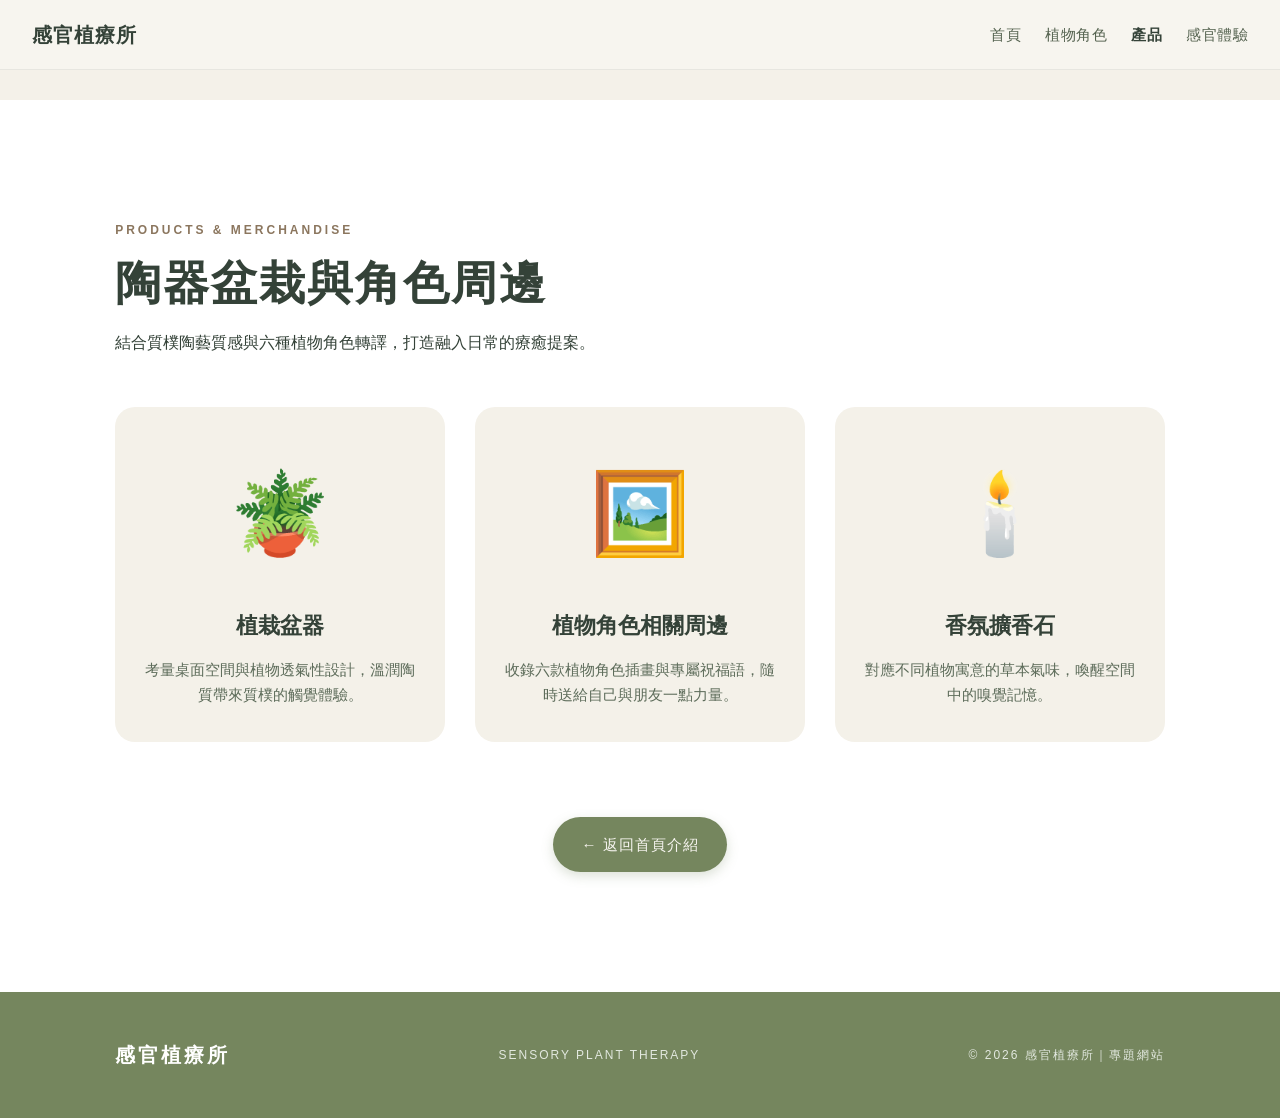
<file: product.html>
<!DOCTYPE html>
<html lang="zh-Hant">
<head>
<meta charset="UTF-8">
<meta name="viewport" content="width=device-width, initial-scale=1.0">
<title>產品與周邊系列｜感官植療所</title>
<link rel="stylesheet" href="style.css">
</head>
<body>

<header class="navbar">
  <a href="index.html#home" class="logo-brand">
    <span class="logo-title">感官植療所</span>
  </a>
  <nav>
    <a href="index.html#home">首頁</a>
    <a href="index.html#plants">植物角色</a>
    <a href="product.html" class="active">產品</a>
    <a href="index.html#experience">感官體驗</a>
  </nav>
</header>

<main style="padding-top: 100px;">
  <section class="section" style="background:#fff;">
    <div class="section-label">PRODUCTS & MERCHANDISE</div>
    <h2>陶器盆栽與角色周邊</h2>
    <p class="lead" style="margin-top:15px;">結合質樸陶藝質感與六種植物角色轉譯，打造融入日常的療癒提案。</p>

    <div class="merch-grid" style="margin-top: 50px;">
      <!-- 產品卡片 1 -->
      <div class="merch-card">
        <div class="merch-visual">🪴</div>
        <h3>植栽盆器</h3>
        <p>考量桌面空間與植物透氣性設計，溫潤陶質帶來質樸的觸覺體驗。</p>
      </div>

      <!-- 產品卡片 2 -->
      <div class="merch-card">
        <div class="merch-visual">🖼️</div>
        <h3>植物角色相關周邊</h3>
        <p>收錄六款植物角色插畫與專屬祝福語，隨時送給自己與朋友一點力量。</p>
      </div>

      <!-- 產品卡片 3 -->
      <div class="merch-card">
        <div class="merch-visual">🕯️</div>
        <h3>香氛擴香石</h3>
        <p>對應不同植物寓意的草本氣味，喚醒空間中的嗅覺記憶。</p>
      </div>
    </div>

    <div style="text-align: center; margin-top: 60px;">
      <a class="btn light" href="index.html#product">← 返回首頁介紹</a>
    </div>
  </section>
</main>

<footer>
  <strong>感官植療所</strong>
  <span>SENSORY PLANT THERAPY</span>
  <small>© 2026 感官植療所｜專題網站</small>
</footer>

</body>
</html>
</file>
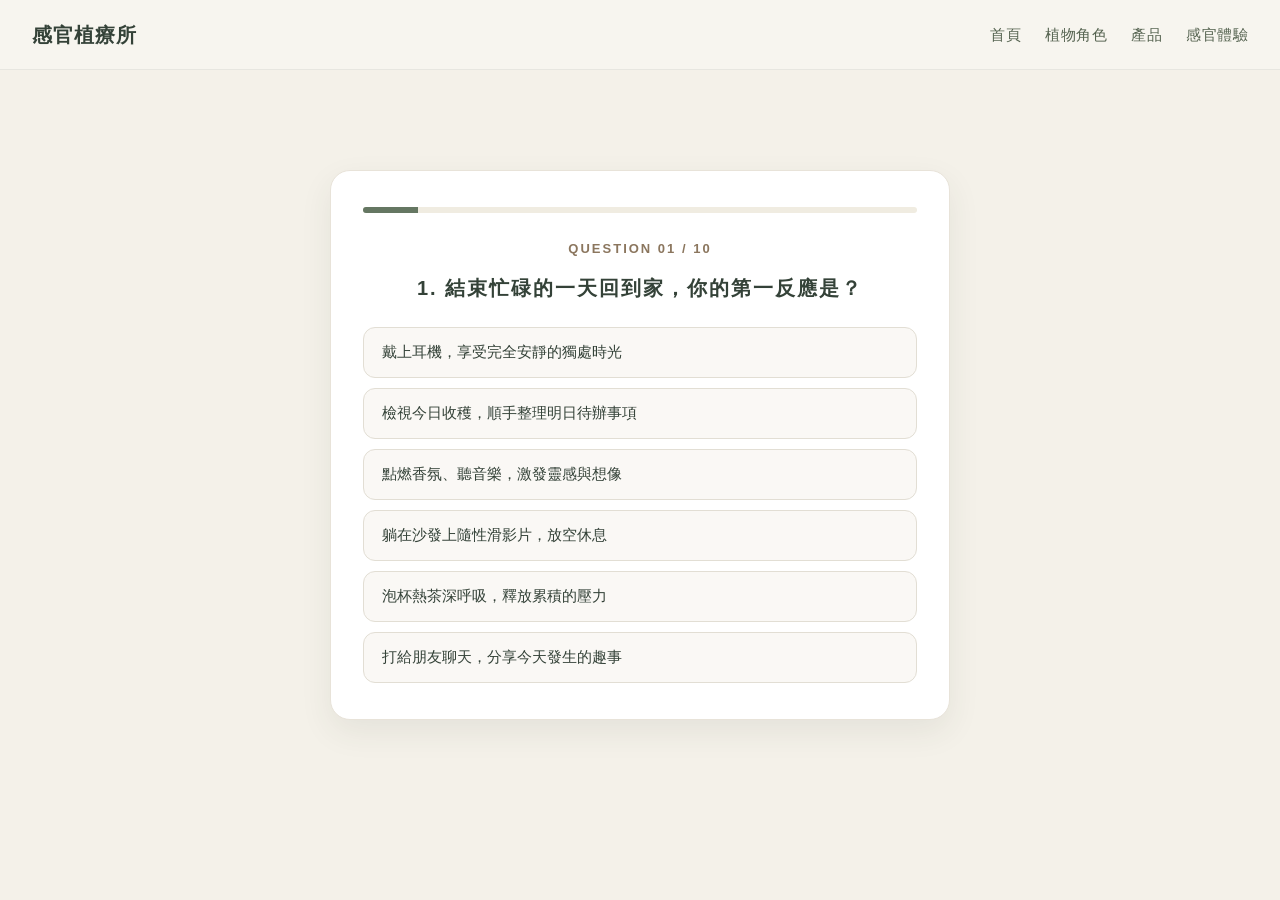
<file: quiz.html>
<!DOCTYPE html>
<html lang="zh-Hant">
<head>
  <meta charset="UTF-8">
  <meta name="viewport" content="width=device-width, initial-scale=1.0">
  <title>植物靈魂特質測驗｜感官植療所</title>
  <link rel="stylesheet" href="style.css">
  <style>
    body {
      position: relative;
      overflow-x: hidden;
    }

    .quiz-wrapper {
      position: relative !important;
      z-index: 10 !important;
      padding-top: 120px;
      padding-bottom: 60px;
      min-height: calc(100vh - 70px);
      display: flex;
      justify-content: center;
      align-items: center;
    }

    .quiz-wrapper::before,
    .quiz-wrapper::after,
    .quiz-container::before,
    .quiz-container::after {
      display: none !important;
      content: none !important;
    }

    .quiz-container {
      width: 100%;
      max-width: 620px;
      margin: 0 auto;
      padding: 36px 32px;
      background: #ffffff;
      border-radius: 20px;
      box-shadow: 0 12px 32px rgba(52, 66, 56, 0.08);
      border: 1px solid #e8e3d9;
      text-align: center;
      position: relative;
      z-index: 15;
    }

    .progress-bar {
      height: 6px;
      background: #f0ece1;
      border-radius: 10px;
      margin-bottom: 24px;
      overflow: hidden;
    }

    .progress-fill {
      height: 100%;
      width: 10%;
      background: #657762;
      transition: width 0.35s ease-in-out;
    }

    .question-step {
      font-size: 13px;
      font-weight: 700;
      color: #8b765e;
      letter-spacing: 2px;
      margin-bottom: 12px;
      text-transform: uppercase;
    }

    .question-title {
      font-size: 20px;
      font-weight: 700;
      color: #344238;
      margin-bottom: 24px;
      line-height: 1.5;
    }

    .options-grid {
      display: flex;
      flex-direction: column;
      gap: 10px;
    }

    .option-btn {
      padding: 14px 18px;
      border: 1.5px solid #e2ded4;
      background: #faf8f5;
      border-radius: 12px;
      color: #344238;
      font-size: 14.5px;
      cursor: pointer;
      transition: all 0.2s ease;
      text-align: left;
      line-height: 1.45;
    }

    .option-btn:hover {
      border-color: #657762;
      background: #ffffff;
      box-shadow: 0 4px 12px rgba(101, 119, 98, 0.12);
      transform: translateY(-1px);
    }

    .result-box {
      display: none;
    }

    .result-icon {
      font-size: 56px;
      margin-bottom: 12px;
    }

    .result-title {
      font-size: 22px;
      color: #344238;
      margin-bottom: 16px;
      font-weight: 700;
    }

    .result-desc {
      font-size: 14.5px;
      color: #4a5749;
      line-height: 1.7;
      margin-bottom: 28px;
      text-align: left;
      background: #f9f8f3;
      padding: 20px 22px;
      border-radius: 14px;
      border: 1px solid #eae5db;
    }

    .result-actions {
      display: flex;
      gap: 10px;
      justify-content: center;
      flex-wrap: wrap;
    }

    .btn-action {
      display: inline-block;
      padding: 12px 20px;
      border-radius: 10px;
      text-decoration: none;
      font-size: 14px;
      font-weight: 600;
      cursor: pointer;
      transition: all 0.2s ease;
      border: none;
    }

    .btn-main {
      background: #657762;
      color: #ffffff;
    }

    .btn-main:hover {
      background: #4f5f4d;
    }

    .btn-secondary {
      background: #e2ded4;
      color: #344238;
    }

    .btn-secondary:hover {
      background: #d0c9bd;
    }
  </style>
</head>
<body>

<!-- 全站統一 Header (精簡導覽列) -->
<header class="navbar">
  <a href="index.html#home" class="logo-brand">
    <span class="logo-title">感官植療所</span>
  </a>
  <nav>
    <a href="index.html#home">首頁</a>
    <a href="index.html#plants">植物角色</a>
    <a href="product.html">產品</a>
    <a href="index.html#experience">感官體驗</a>
  </nav>
</header>

<main class="quiz-wrapper">
  <div class="quiz-container">
    <!-- 測驗進行區 -->
    <div id="quiz-box">
      <div class="progress-bar"><div class="progress-fill" id="progress"></div></div>
      <div id="question-number" class="question-step">QUESTION 01 / 10</div>
      <h2 class="question-title" id="question-text">載入中...</h2>
      <div class="options-grid" id="options-container"></div>
    </div>

    <!-- 測驗結果區 -->
    <div id="result-box" class="result-box">
      <div class="result-icon" id="res-icon">🪴</div>
      <div style="font-size: 13px; color: #8b765e; letter-spacing: 2px; font-weight: 700; margin-bottom: 6px;">YOUR PLANT SOUL</div>
      <h2 class="result-title" id="res-title">你的植物夥伴</h2>
      <div class="result-desc" id="res-desc">說明文字...</div>
      
      <div class="result-actions">
        <button onclick="restartQuiz()" class="btn-action btn-secondary">🔄 再測一次</button>
        <a href="index.html#plants" class="btn-action btn-main">🌿 查看植物角色</a>
        <a href="index.html" class="btn-action btn-secondary">🏠 返回首頁</a>
      </div>
    </div>
  </div>
</main>

<script>
  const questions = [
    {
      q: "1. 結束忙碌的一天回到家，你的第一反應是？",
      options: [
        { text: "戴上耳機，享受完全安靜的獨處時光", key: "tiger" },
        { text: "檢視今日收穫，順手整理明日待辦事項", key: "pachira" },
        { text: "點燃香氛、聽音樂，激發靈感與想像", key: "rosemary" },
        { text: "躺在沙發上隨性滑影片，放空休息", key: "coin" },
        { text: "泡杯熱茶深呼吸，釋放累積的壓力", key: "peace" },
        { text: "打給朋友聊天，分享今天發生的趣事", key: "basil" }
      ]
    },
    {
      q: "2. 當你身心疲憊時，哪種場景最能幫你充電？",
      options: [
        { text: "簡約安全的私人房間，不受外人打擾", key: "tiger" },
        { text: "充滿條理的工作桌，看著目標逐漸達成", key: "pachira" },
        { text: "陽光灑落、散發草本香氣的自然花園", key: "rosemary" },
        { text: "熱鬧有趣、隨時有驚喜的文創市集", key: "coin" },
        { text: "綠意環繞、寧靜平和的山林秘境", key: "peace" },
        { text: "氣氛熱絡、充滿歡笑的友人聚會", key: "basil" }
      ]
    },
    {
      q: "3. 面對突如其來的計畫變更，你的反應是？",
      options: [
        { text: "保持冷靜沉穩，堅定應對不慌張", key: "tiger" },
        { text: "快速評估利弊，尋找最有效益的備案", key: "pachira" },
        { text: "敏銳察覺變化，從中尋找新靈感", key: "rosemary" },
        { text: "隨遇而安，相信船到橋頭自然直", key: "coin" },
        { text: "先撫平情緒，以溫柔平和的心態面對", key: "peace" },
        { text: "主動找夥伴討論，集思廣益解決問題", key: "basil" }
      ]
    },
    {
      q: "4. 在朋友或團隊眼中，你通常是什麼角色？",
      options: [
        { text: "冷靜獨立的依靠，給人滿滿安全感", key: "tiger" },
        { text: "務實可靠的大佬，引領大家達成目標", key: "pachira" },
        { text: "靈感源源不絕的智囊，給予獨到見解", key: "rosemary" },
        { text: "隨和圓融的幸運星，帶給周遭好運", key: "coin" },
        { text: "溫暖包容的傾聽者，撫慰大家的焦慮", key: "peace" },
        { text: "熱情活潑的氣氛帶動者，絕不冷場", key: "basil" }
      ]
    },
    {
      q: "5. 你理想中的空間佈置風格是？",
      options: [
        { text: "簡約俐落、獨立私密的質感空間", key: "tiger" },
        { text: "沉穩大氣、富有價值的木質植物風", key: "pachira" },
        { text: "擺滿書籍與手作香氛的靈感角落", key: "rosemary" },
        { text: "圓潤可愛、充滿生活樂趣的小天地", key: "coin" },
        { text: "純淨採光、無壓力的平靜避風港", key: "peace" },
        { text: "熱鬧有溫度、方便隨時招待朋友的空間", key: "basil" }
      ]
    },
    {
      q: "6. 面對生活中的壓力，你習慣怎麼釋放？",
      options: [
        { text: "自我淨化消化，獨自重新站穩腳步", key: "tiger" },
        { text: "轉化為行動力，透過解決問題找回掌控感", key: "pachira" },
        { text: "透過寫作、創作或興趣抒發情緒", key: "rosemary" },
        { text: "吃頓美食、睡個好覺，順其自然就好", key: "coin" },
        { text: "冥想放鬆，允許自己暫時休息喘息", key: "peace" },
        { text: "找信任的朋友大聊一場，釋放情緒", key: "basil" }
      ]
    },
    {
      q: "7. 你最認同哪一種生活哲學？",
      options: [
        { text: "保有獨立自我，堅定守護心中信念", key: "tiger" },
        { text: "腳踏實地耕耘，讓努力開花結果", key: "pachira" },
        { text: "保持好奇直覺，隨時捕捉生活靈感", key: "rosemary" },
        { text: "圓滿自在，順應自然就是最大幸運", key: "coin" },
        { text: "內心平靜溫柔，感受歲月靜好", key: "peace" },
        { text: "熱情分享真誠，用渲染力點亮日常", key: "basil" }
      ]
    },
    {
      q: "8. 當你走進一個新環境，你最希望為它帶來什麼感覺？",
      options: [
        { text: "明確的安全界線與專注氛圍", key: "tiger" },
        { text: "穩重專業與有價值的氣場", key: "pachira" },
        { text: "清新且令人激發思考的氣息", key: "rosemary" },
        { text: "親切溫馨、沒有壓力的舒適感", key: "coin" },
        { text: "柔和平靜、能讓人安心的氣氛", key: "peace" },
        { text: "歡樂熱情、充滿生機的生活氣息", key: "basil" }
      ]
    },
    {
      q: "9. 當身邊朋友獲得成功時，你的第一想法是？",
      options: [
        { text: "默默在背後給予最穩固的支持", key: "tiger" },
        { text: "受到鼓舞，自己也要按部就班實現目標", key: "pachira" },
        { text: "為對方的獨特感到高興，並交流新觀點", key: "rosemary" },
        { text: "覺得大家都很順利圓滿，共享這份好運", key: "coin" },
        { text: "由衷感到平靜祝福，給予溫暖擁抱", key: "peace" },
        { text: "超級興奮！第一時間舉杯為對方熱烈慶祝", key: "basil" }
      ]
    },
    {
      q: "10. 如果用一個詞形容你最近理想的生活狀態，那是：",
      options: [
        { text: "獨立堅韌，不隨波逐流", key: "tiger" },
        { text: "踏實累積，成果蓬勃發展", key: "pachira" },
        { text: "思緒敏銳，靈感源源不絕", key: "rosemary" },
        { text: "輕盈彈性，順應各種變化", key: "coin" },
        { text: "清澈平靜，減少無謂紛擾", key: "peace" },
        { text: "熱情連結，充滿互動與溫度", key: "basil" }
      ]
    }
  ];

  const plantResults = {
    tiger: {
      name: "白玉虎尾蘭",
      icon: "🪴",
      desc: "【堅定守護 ✕ 冷靜沉穩】<br>你擁有強大的內心與獨立氣場。就像白玉虎尾蘭一樣，能淨化周圍的喧囂，給身邊的人帶來滿滿的安全感。"
    },
    pachira: {
      name: "馬拉巴栗",
      icon: "🌳",
      desc: "【事業財富 ✕ 踏實圓融】<br>你是一位務實且具備遠見的行動者。像馬拉巴栗般根基紮實、展現旺盛生命力，總能在生活中穩健前行。"
    },
    rosemary: {
      name: "迷迭香",
      icon: "🌿",
      desc: "【智慧靈感 ✕ 敏銳記憶】<br>你具備細膩的觀察力與豐富直覺。如同迷迭香清新的草本香氣，總能喚醒身邊人的記憶與靈光一閃的創造力。"
    },
    coin: {
      name: "銅錢草",
      icon: "☘️",
      desc: "【幸福圓滿 ✕ 隨遇而安】<br>你擁有極強的適應力與樂觀心態。像銅錢草般葉片圓潤，不論身處什麼環境都能蓬勃生長，帶來幸運與圓滿。"
    },
    peace: {
      name: "白鶴芋",
      icon: "🪷",
      desc: "【心靈平靜 ✕ 溫柔包容】<br>你內心渴望和諧，具備極高同理心。就像白鶴芋純潔的花朵，能撫平焦慮與不安，用溫柔的力量帶來寧靜。"
    },
    basil: {
      name: "羅勒",
      icon: "🌱",
      desc: "【熱情陪伴 ✕ 人際連結】<br>你充滿熱情與生活煙火氣。如同料理中不可或缺的羅勒香氣，只要有你在的地方就充滿活力與歡笑。"
    }
  };

  let currentQuestion = 0;
  let scores = { tiger: 0, pachira: 0, rosemary: 0, coin: 0, peace: 0, basil: 0 };

  function renderQuestion() {
    const qData = questions[currentQuestion];
    document.getElementById('question-number').innerText = `QUESTION ${String(currentQuestion + 1).padStart(2, '0')} / 10`;
    document.getElementById('question-text').innerText = qData.q;
    document.getElementById('progress').style.width = `${((currentQuestion + 1) / 10) * 100}%`;

    const container = document.getElementById('options-container');
    container.innerHTML = '';

    qData.options.forEach(opt => {
      const btn = document.createElement('button');
      btn.className = 'option-btn';
      btn.innerText = opt.text;
      btn.onclick = () => handleSelect(opt.key);
      container.appendChild(btn);
    });
  }

  function handleSelect(key) {
    scores[key] += 1;
    currentQuestion++;
    if (currentQuestion < questions.length) {
      renderQuestion();
    } else {
      showResult();
    }
  }

  function showResult() {
    document.getElementById('quiz-box').style.display = 'none';
    document.getElementById('result-box').style.display = 'block';

    let maxPlant = 'tiger';
    let maxScore = -1;
    for (let key in scores) {
      if (scores[key] > maxScore) {
        maxScore = scores[key];
        maxPlant = key;
      }
    }

    const res = plantResults[maxPlant];
    document.getElementById('res-icon').innerText = res.icon;
    document.getElementById('res-title').innerText = `你的靈魂植物夥伴：${res.name}`;
    document.getElementById('res-desc').innerHTML = res.desc;
  }

  function restartQuiz() {
    currentQuestion = 0;
    scores = { tiger: 0, pachira: 0, rosemary: 0, coin: 0, peace: 0, basil: 0 };
    document.getElementById('result-box').style.display = 'none';
    document.getElementById('quiz-box').style.display = 'block';
    renderQuestion();
  }

  renderQuestion();
</script>

</body>
</html>
</file>
<file: style.css>
*{margin:0;padding:0;box-sizing:border-box}
html{scroll-behavior:smooth}
body{font-family:"Noto Sans TC","Microsoft JhengHei",sans-serif;background:#f4f1e9;color:#344238;line-height:1.8}

body {
  position: relative;
  overflow-x: hidden;
}

/* Navbar Logo 排版設定 */
.logo-brand {
  display: flex !important;
  align-items: center !important;
  gap: 10px;                  
  white-space: nowrap !important; 
  text-decoration: none;
}

.logo-icon {
  height: 42px !important;    
  width: auto;
  object-fit: contain;
}

.logo-title-img {
  height: 32px !important;    
  width: auto;
  object-fit: contain;
}

/* 強制測驗容器置頂 */
.quiz-wrapper {
  position: relative !important;
  z-index: 10 !important;
}

.quiz-wrapper::before,
.quiz-wrapper::after,
.quiz-container::before,
.quiz-container::after {
  display: none !important;
  content: none !important;
}

/* ==========================================
   全站統一 Header 導覽列 (.navbar)
   ========================================== */
.navbar {
  position: fixed !important;
  top: 0;
  left: 0;
  width: 100%;
  height: 70px;                  
  box-sizing: border-box;
  z-index: 1000 !important;
  background-color: rgba(247, 245, 240, 0.88) !important;
  backdrop-filter: blur(10px);
  -webkit-backdrop-filter: blur(10px);
  border-bottom: 1px solid rgba(52, 66, 56, 0.08);
  display: flex !important;
  justify-content: space-between !important;
  align-items: center !important;
  padding: 0 32px !important;
}

.logo-title {
  font-size: 20px !important;
  font-weight: 700;
  color: #344238 !important;
  letter-spacing: 1px;
}

.navbar nav {
  display: flex !important;
  align-items: center !important;
  gap: 24px !important;
  white-space: nowrap !important;
}

.navbar nav a {
  text-decoration: none;
  color: #556350 !important;
  font-size: 15px;
  font-weight: 500;
  transition: all 0.2s ease;
  letter-spacing: 0.5px;
}

.navbar nav a:hover,
.navbar nav a.active {
  color: #344238 !important;
  font-weight: 700;
}

/* ==========================================
   Hero 首頁區塊
   ========================================== */
.hero {
  min-height: 100vh;
  padding: 140px 7% 60px;
  display: grid;
  grid-template-columns: 1.1fr 0.9fr;
  align-items: center;
  gap: 30px;
  overflow: hidden;
  background: radial-gradient(circle at 85% 25%, #dfe7d7 0 12%, transparent 34%), #f4f1e9;
  position: relative;
}

.hero-text {
  display: flex;
  flex-direction: column;
  align-items: flex-start;
  position: relative;
  z-index: 20;                        
}

.eyebrow {
  font-size: 12px;
  letter-spacing: 3px;
  color: #8b765e;
}

.hero-title-img {
  width: 100%;
  max-width: 480px;                   
  height: auto;
  display: block;
  margin: 12px 0 18px;     
  filter: none !important;
}

.hero-tagline {
  font-size: clamp(20px, 2.3vw, 26px);
  font-weight: 700;
  color: #657762;
  letter-spacing: 3px;
  margin-bottom: 12px;
}

.hero .lead {
  font-size: 15px;
  color: #555;
  margin-bottom: 25px;
}

.btn {
  display: inline-block;
  padding: 14px 28px;
  background-color: #75865e !important;
  color: #f7f5f0 !important;
  text-decoration: none;
  border-radius: 30px;
  font-size: 15px;
  font-weight: 500;
  letter-spacing: 1px;
  transition: all 0.3s ease;
  margin-top: 15px;
  box-shadow: 0 4px 12px rgba(117, 134, 94, 0.25);
  cursor: pointer !important;
  position: relative !important;
  z-index: 999 !important;
}

.btn:hover {
  background-color: #64734f !important;
  transform: translateY(-2px);
  box-shadow: 0 6px 16px rgba(117, 134, 94, 0.35);
  color: #ffffff !important;
}

.hero-art {
  height: auto;
  min-height: 400px;
  position: relative;
  display: flex;
  align-items: center;
  justify-content: center;
  z-index: 1;                         
}

.hero-art-logo {
  position: relative;
  z-index: 2;
  width: 60%;                         
  max-width: 280px;                   
  height: auto;
  aspect-ratio: 1 / 1;                
  object-fit: contain;
  display: block;
  opacity: 0.9;
  filter: drop-shadow(0 15px 30px rgba(52, 66, 56, 0.12));
  transition: transform 0.4s ease;
}

.hero-art-logo:hover {
  transform: scale(1.02);
}

.circle-note {
  position: absolute;
  right: 5%;
  top: 5%;
  font-size: 10px;
  letter-spacing: 3px;
  text-align: center;
  color: #71816d;
  line-height: 1.5;
  z-index: 3;
}

/* ==========================================
   內文區塊樣式與文字編排
   ========================================== */
.section{padding:120px 9%}
.section-label{font-size:12px;letter-spacing:3px;color:#8b765e;margin-bottom:10px;font-weight:600}
.concept{background:#fff}
.concept-grid{display:grid;grid-template-columns:1fr 1fr;gap:100px;margin-top:35px}
h2{font-size:46px;line-height:1.35;letter-spacing:2px;font-weight:700}
.copy{font-size:16.5px;color:#4a5749}.copy p{margin-bottom:20px;line-height:1.8}
.values{display:grid;grid-template-columns:repeat(3,1fr);background:#e5eadf}
.value{padding:65px 9%;border-right:1px solid rgba(52,66,56,.12)}.value:last-child{border:0}
.value span{font-size:12px;color:#8b765e;letter-spacing:2px;font-weight:600}.value h3{font-size:30px;margin:10px 0 12px;color:#344238}.value p{max-width:350px;color:#556350;font-size:14.5px}
.plants{background:#f4f1e9}.title-row{display:grid;grid-template-columns:1fr 1fr;gap:60px;margin-top:25px;align-items:end}.title-row>p{max-width:480px;font-size:15px;color:#556350}
.plant-grid{display:grid;grid-template-columns:repeat(3,1fr);gap:28px;margin-top:55px}
.plant-card{background:transparent;border-radius:20px;overflow:hidden;transition:.3s}

/* 植物圖片與視覺卡片 */
.plant-visual {
  height: 200px;
  display: flex;
  align-items: center;
  justify-content: center;
  padding: 15px;
}

.plant-visual img.plant-char-img {
  max-width: 100%;
  max-height: 170px;
  width: auto;
  height: auto;
  object-fit: contain;
  filter: drop-shadow(0 6px 14px rgba(50, 65, 50, 0.12));
  transition: transform 0.35s cubic-bezier(0.2, 0.75, 0.25, 1);
}

.plant-card:hover .plant-char-img {
  transform: scale(1.06);
}

.rosemary{background:#dce5d7}
.peace{background:#ddded4 !important;}
.pachira{background:#d5ded1}
.snake{background:#e0e5d9}
.money{background:#e8e5cf}
.basil{background:#dce5d7}

.card-body {
  padding: 24px 28px 20px;
  flex: 1;
  display: flex;
  flex-direction: column;
}

.card-body small{color:#8b765e;letter-spacing:2px;font-size:12px;font-weight:600}
.card-body h3{font-size:28px;margin:4px 0 10px;color:#344238}
.card-body p{font-size:14.5px;color:#556350;line-height:1.7}

.product{display:grid;grid-template-columns:1fr 1fr;gap:100px;align-items:center;background:#fff}
.product-art{display:flex;justify-content:center}.ceramic-pot{width:410px;height:410px;border-radius:50%;background:#cbb193;display:flex;align-items:center;justify-content:center;font-size:130px;box-shadow:inset -25px -25px 45px rgba(80,55,35,.13),0 25px 55px rgba(60,50,40,.1)}
.product-copy h2{margin:15px 0 25px}.product-copy>p{margin-bottom:18px;font-size:16px;color:#4a5749}
.feature-list{display:grid;gap:16px;margin-top:35px}.feature-list>div{display:flex;gap:20px;align-items:center;padding-top:14px;border-top:1px solid #ddd7cb}.feature-list b{color:#8b765e;font-size:18px}.feature-list small{color:#7b8378;font-size:13px}

/* 感官體驗區塊 */
.experience{background:#75865e !important;color:#fff}
.experience h2{margin-top:15px}
.experience .section-label{color:#e2e8df}
.sense-grid{display:grid;grid-template-columns:repeat(3,1fr);gap:55px;margin-top:70px}
.sense-grid div{border-top:1px solid rgba(255,255,255,0.3);padding-top:22px}
.sense-grid span{color:#e2e8df;font-size:13px;letter-spacing:1px}
.sense-grid h3{font-size:28px;margin:10px 0;font-weight:700}
.sense-grid p{font-size:14.5px;color:#f0f4ee;line-height:1.7}

.story{text-align:center;background:#e5eadf}.story-inner{max-width:760px;margin:auto}.story h2{margin:15px 0 25px}.story p{font-size:17px;max-width:650px;margin:0 auto 30px;color:#4a5749}
.btn.light{background:#75865e !important}
.btn.light:hover{background:#64734f !important}

/* 頁尾 Footer */
footer{
  padding:45px 9%;
  background:#75865e !important;
  color:#fff;
  display:flex;
  align-items:center;
  justify-content:space-between;
  gap:20px;
}
footer strong{font-size:20px;letter-spacing:3px;font-weight:700}
footer span,footer small{color:#e2e8df;font-size:12px;letter-spacing:2px}

/* ===== 民調與雙面翻轉卡片系統 ===== */
.survey-section{margin:65px 0 15px;padding:42px;background:#fff;border-radius:24px;display:grid;grid-template-columns:1fr 1.15fr;gap:55px;align-items:center;box-shadow:0 8px 24px rgba(52,66,56,0.04)}
.survey-copy h3{font-size:28px;margin:10px 0 15px;color:#344238}.survey-copy p:last-child{font-size:14.5px;color:#556350}
.pie-layout{display:flex;align-items:center;justify-content:center;gap:38px}
.pie-chart{width:220px;height:220px;border-radius:50%;background:conic-gradient(#788b72 0 26.8%,#b79a78 26.8% 52.2%,#c5b96b 52.2% 64.9%,#93a89b 64.9% 76.2%,#d9b7a5 76.2% 86.1%,#8995a4 86.1% 91.7%,#e5e5df 91.7% 100%);position:relative;box-shadow:0 8px 28px rgba(50,60,45,.12)}
.pie-chart:after{content:"民意調查";position:absolute;inset:55px;background:#fff;border-radius:50%;display:flex;align-items:center;justify-content:center;font-size:13px;letter-spacing:2px;color:#5d6c5a;font-weight:600}
.pie-legend{display:flex;flex-direction:column;gap:10px}
.pie-legend>div{display:flex;align-items:center;font-size:14px;color:#344238}
.pie-legend>div i{display:inline-block;width:12px;height:12px;border-radius:50%;margin-right:8px;flex-shrink:0}
.pie-legend>div b{margin-left:auto;font-weight:600;color:#657762;font-size:14px}
.c1{background:#788b72}.c2{background:#b79a78}.c3{background:#c5b96b}.c4{background:#93a89b}.c5{background:#d9b7a5}.c6{background:#8995a4}

.flip-card{height: 600px;background:transparent;border-radius:20px;overflow:visible;cursor:pointer;box-shadow:none!important;transform:none!important}
.flip-card-inner{width:100%;height:100%;position:relative;transition:transform .75s cubic-bezier(.2,.75,.25,1);transform-style:preserve-3d}
.flip-card.is-flipped .flip-card-inner{transform:rotateY(180deg)}

/* 正面卡牌結構 */
.flip-card-front{position:absolute;inset:0;border-radius:20px;overflow:hidden;backface-visibility:hidden;background:#fff;box-shadow:0 12px 35px rgba(50,65,50,.08);display:flex;flex-direction:column;}

/* 背面質感卡牌 (稍微調淡的柔和質感綠色) */
.flip-card-back{position:absolute;inset:0;border-radius:20px;overflow:hidden;backface-visibility:hidden;transform:rotateY(180deg);display:flex;flex-direction:column;background:linear-gradient(145deg,#7e8f69,#657651);color:#fff;box-shadow:0 12px 35px rgba(50,65,50,.1)}

.meaning-source{margin-top:10px;padding-top:10px;border-top:1px solid rgba(255,255,255,0.2)}
.meaning-source span{font-size:11px;letter-spacing:2px;color:#d5e0d0 !important;font-weight:600}
.meaning-source p{font-size:13.5px;margin-top:4px;line-height:1.65;color:#f7f5f0 !important}

/* 正面底部提示：改為乾淨純文字，無色塊 */
.flip-card-front .flip-hint {
  margin-top: auto;
  margin-bottom: 20px;
  background: transparent !important;
  border: none !important;
  color: #7d857b !important;
  text-align: center;
  letter-spacing: 1.5px;
  font-size: 13px !important;
  font-weight: 500;
}

/* 背面底部質感引導色塊區 (調淡深綠區塊) */
.flip-card-back .flip-hint {
  margin-top: auto;
  margin-bottom: 0;
  padding: 16px 20px;
  background: rgba(0, 0, 0, 0.1);
  border-top: 1px solid rgba(255, 255, 255, 0.15);
  color: #f4f8f2 !important;
  text-align: center;
  letter-spacing: 1.5px;
  font-size: 13px !important;
  font-weight: 600;
  transition: background 0.3s ease;
}

.flip-card:hover .flip-card-back .flip-hint {
  background: rgba(0, 0, 0, 0.18);
}

/* 背面上方角色展示區 (.back-top)：純白背景 */
.back-top {
  height: 220px;
  background: #ffffff !important;
  padding: 20px 24px;
  position: relative;
  overflow: hidden;
  display: flex;
  align-items: flex-start;
  border-bottom: 1px solid rgba(0, 0, 0, 0.06);
}

.back-top small {
  letter-spacing: 3px;
  color: #8b765e !important;
  z-index: 2;
  font-size: 11px;
  font-weight: 600;
}

/* 角色圖置中放大，展現主角張力 */
.back-top .back-char-img {
  position: absolute;
  max-height: 160px;
  max-width: 85%;
  width: auto;
  left: 50%;
  top: 55%;
  transform: translate(-50%, -50%);
  object-fit: contain;
  filter: drop-shadow(0 10px 18px rgba(0, 0, 0, 0.12));
  z-index: 1;
  transition: transform 0.4s ease;
}

.flip-card:hover .back-char-img {
  transform: translate(-50%, -53%) scale(1.04);
}

.back-body {
  padding: 20px 26px;
  flex: 1;
  display: flex;
  flex-direction: column;
}

.back-meaning{font-size:12.5px;letter-spacing:2px;color:#d5e0d0 !important;font-weight:500}
.back-body h3{font-size:30px;margin:4px 0 8px;color:#ffffff !important;font-weight:700}

/* ==========================================
   獨立產品頁面
   ========================================== */
.merch-grid{display:grid;grid-template-columns:repeat(3, 1fr);gap:30px}
.merch-card{background:#f4f1e9;padding:35px 25px;border-radius:20px;text-align:center;transition:transform 0.3s ease, box-shadow 0.3s ease}
.merch-card:hover{transform:translateY(-5px);box-shadow:0 15px 35px rgba(50,65,50,0.08)}
.merch-visual{font-size:80px;margin-bottom:20px}
.merch-card h3{font-size:22px;margin-bottom:12px;color:#344238;font-weight:700}
.merch-card p{font-size:14.5px;color:#5d6c5a;line-height:1.7}

/* ==========================================
   響應式 RWD 語法
   ========================================== */
@media (max-width: 900px) {
  .hero {
    grid-template-columns: 1fr;
    padding-top: 140px;
    text-align: center;
  }
  .hero-text {
    align-items: center;
  }
  .hero-art {
    height: 380px;
  }
  .hero-art-logo {
    width: 240px;
    height: 240px;
  }
  .concept-grid,.product,.title-row{grid-template-columns:1fr;gap:45px}
  .values,.plant-grid,.sense-grid,.merch-grid{grid-template-columns:1fr}
  .value{border-right:0;border-bottom:1px solid rgba(52,66,56,.12)}
  .survey-section{grid-template-columns:1fr;gap:30px}
  .pie-layout{justify-content:flex-start}
  .flip-card{height:580px}
  footer{flex-direction:column;text-align:center}
  h2{font-size:38px}
}

@media (max-width: 768px) {
  .navbar {
    height: auto !important;
    min-height: 56px;
    padding: 10px 16px !important;
    flex-direction: column !important;    
    align-items: flex-start !important;
    gap: 8px !important;
  }

  .logo-title {
    font-size: 18px !important;
  }

  .navbar nav {
    width: 100% !important;
    display: flex !important;
    gap: 14px !important;
    overflow-x: auto !important;          
    white-space: nowrap !important;       
    padding-bottom: 4px;
    -webkit-overflow-scrolling: touch;    
  }

  .navbar nav::-webkit-scrollbar {
    display: none;
  }

  .navbar nav a {
    font-size: 13.5px !important;        
    flex-shrink: 0 !important;            
  }

  main, .hero, .quiz-wrapper {
    padding-top: 90px !important;
  }
}
</file>
